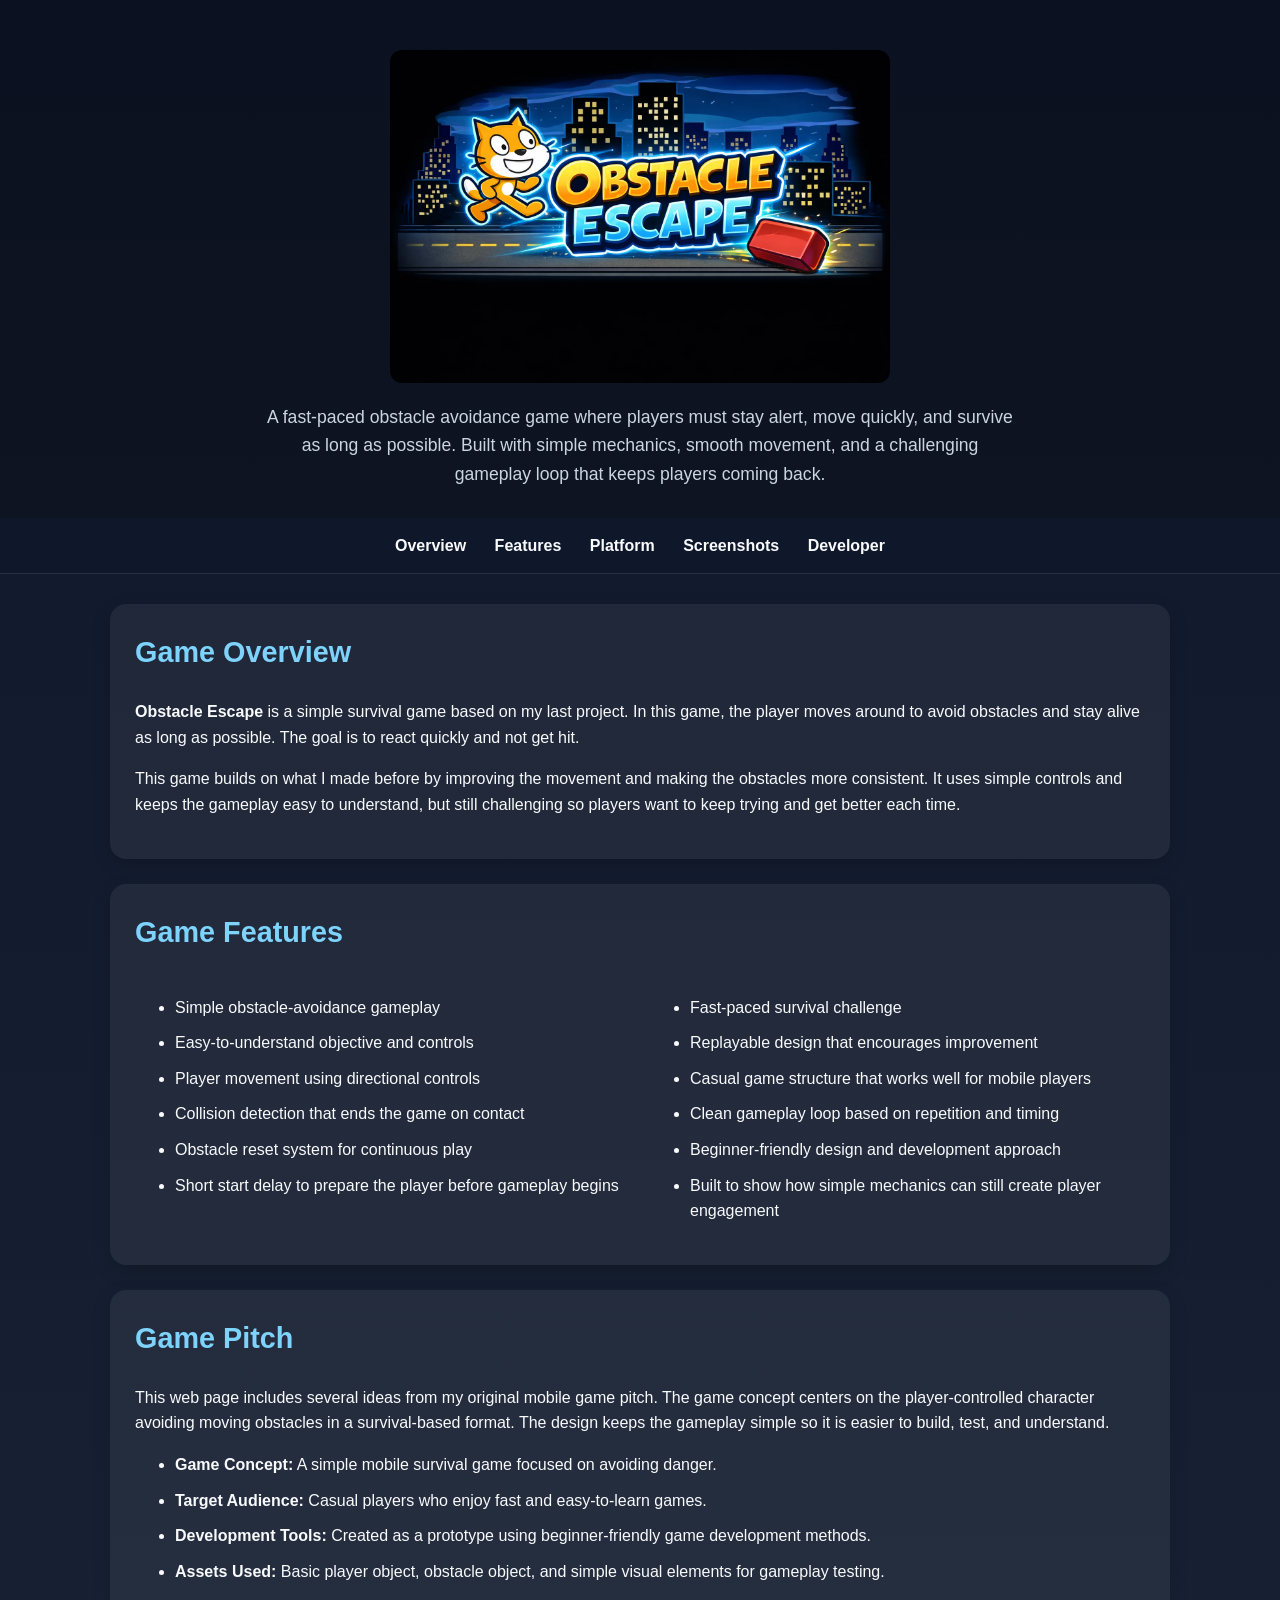
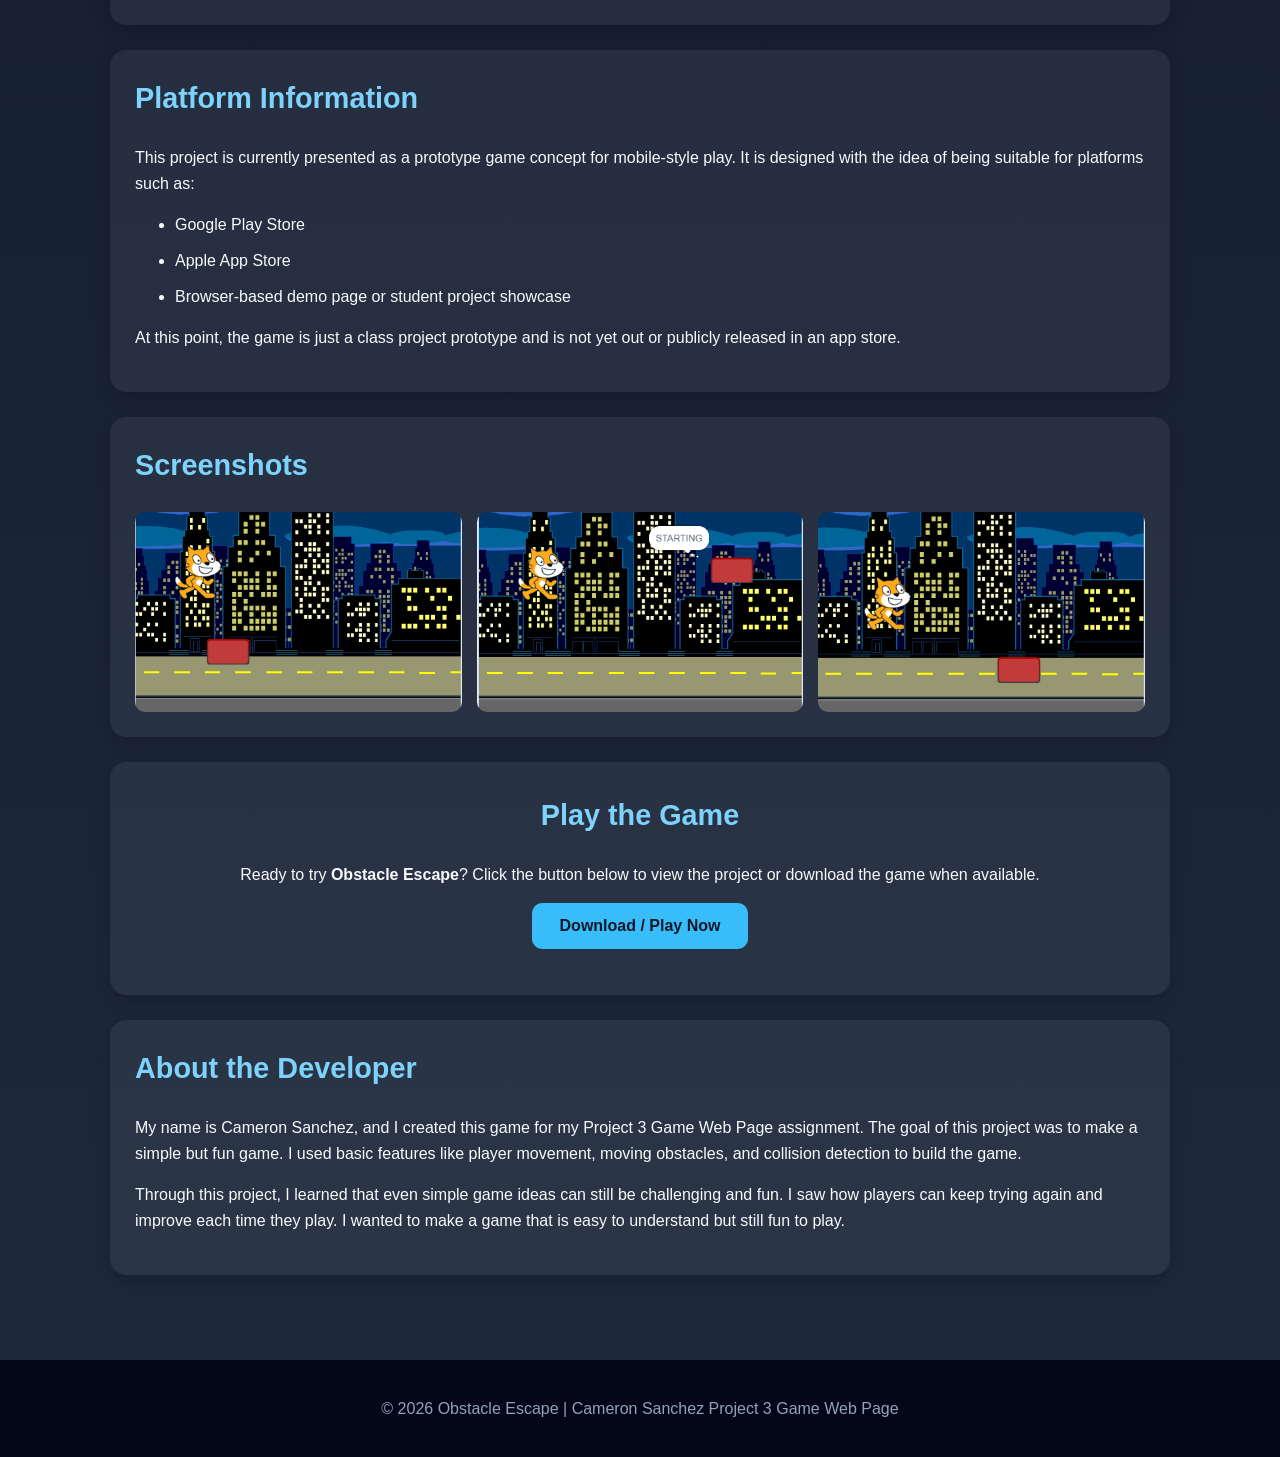
<file: cameron/index.html>
<!DOCTYPE html>
<html lang="en">
<head>
  <meta charset="UTF-8" />
  <meta name="viewport" content="width=device-width, initial-scale=1.0" />
  <title>Obstacle Escape | Game Web Page</title>
  <style>
    * {
      box-sizing: border-box;
    }

    body {
      margin: 0;
      font-family: Arial, sans-serif;
      background: linear-gradient(to bottom, #0f172a, #1e293b);
      color: #f8fafc;
      line-height: 1.6;
    }

    header {
      text-align: center;
      padding: 50px 20px 30px;
      background: rgba(0, 0, 0, 0.25);
    }

    .logo {
     max-width: 500px;
     margin: 0 auto 20px;
    }

    .logo img {
     width: 100%;
     height: auto;
     border-radius: 12px;
     display: block;
    }	

    header h1 {
      margin: 0;
      font-size: 2.8rem;
    }

    header p {
      max-width: 750px;
      margin: 15px auto 0;
      color: #cbd5e1;
      font-size: 1.1rem;
    }

    nav {
      background: #0f172a;
      text-align: center;
      padding: 15px 10px;
      position: sticky;
      top: 0;
      z-index: 1000;
      border-bottom: 1px solid rgba(255,255,255,0.1);
    }

    nav a {
      color: #f8fafc;
      text-decoration: none;
      margin: 0 12px;
      font-weight: bold;
    }

    nav a:hover {
      color: #38bdf8;
    }

    .container {
      max-width: 1100px;
      margin: 0 auto;
      padding: 30px 20px 60px;
    }

    section {
      background: rgba(255, 255, 255, 0.06);
      margin-bottom: 25px;
      padding: 25px;
      border-radius: 16px;
      box-shadow: 0 6px 18px rgba(0,0,0,0.2);
    }

    h2 {
      margin-top: 0;
      color: #7dd3fc;
      font-size: 1.8rem;
    }

    .two-column {
      display: grid;
      grid-template-columns: 1fr 1fr;
      gap: 20px;
    }

    .feature-list li,
    .info-list li {
      margin-bottom: 10px;
    }

    .gallery {
      display: grid;
      grid-template-columns: repeat(auto-fit, minmax(250px, 1fr));
      gap: 15px;
    }

    .gallery img {
      width: 100%;
	  height: 200px;
	  object-fit: cover;
	  border-radius: 10px;
	}  

    .gallery div {
      text-align: center;
    }

    .gallery p {
     font-size: 0.9rem;
     color: #cbd5e1;
     margin-top: 8px;
    }

    
    .cta-box {
      text-align: center;
      padding: 30px 20px;
    }

    .cta-button {
      background: #38bdf8;
      color: #0f172a;
      border: none;
      padding: 14px 28px;
      font-size: 1rem;
      font-weight: bold;
      border-radius: 10px;
      cursor: pointer;
      transition: 0.2s ease;
    }

    .cta-button:hover {
      background: #7dd3fc;
      transform: translateY(-2px);
    }

    footer {
      text-align: center;
      padding: 20px;
      background: #020617;
      color: #94a3b8;
    }

    @media (max-width: 768px) {
      .two-column {
        grid-template-columns: 1fr;
      }

      header h1 {
        font-size: 2.1rem;
      }

      nav a {
        display: inline-block;
        margin: 6px 8px;
      }
    }
  </style>
</head>
<body>

  <header>
    <div class="logo">
	<img src="Obstacle_Escape.png" alt="Obstacle Escape Logo">
	</div>
    <p>
      A fast-paced obstacle avoidance game where players must stay alert, move quickly,
      and survive as long as possible. Built with simple mechanics, smooth movement,
      and a challenging gameplay loop that keeps players coming back.
    </p>
  </header>

  <nav>
    <a href="#overview">Overview</a>
    <a href="#features">Features</a>
    <a href="#platform">Platform</a>
    <a href="#screenshots">Screenshots</a>
    <a href="#developer">Developer</a>
  </nav>

  <div class="container">

    <section id="overview">
      <h2>Game Overview</h2>
      <p>
        <strong>Obstacle Escape</strong> is a simple survival game based on my last project. 
		In this game, the player moves around to avoid obstacles and stay alive as long as possible. 
		The goal is to react quickly and not get hit.
      </p>
      <p>
        This game builds on what I made before by improving the movement and making the obstacles more consistent. 
		It uses simple controls and keeps the gameplay easy to understand, but still challenging so players want 
		to keep trying and get better each time.
      </p>
    </section>

    <section id="features">
      <h2>Game Features</h2>
      <div class="two-column">
        <div>
          <ul class="feature-list">
            <li>Simple obstacle-avoidance gameplay</li>
            <li>Easy-to-understand objective and controls</li>
            <li>Player movement using directional controls</li>
            <li>Collision detection that ends the game on contact</li>
            <li>Obstacle reset system for continuous play</li>
            <li>Short start delay to prepare the player before gameplay begins</li>
          </ul>
        </div>
        <div>
          <ul class="feature-list">
            <li>Fast-paced survival challenge</li>
            <li>Replayable design that encourages improvement</li>
            <li>Casual game structure that works well for mobile players</li>
            <li>Clean gameplay loop based on repetition and timing</li>
            <li>Beginner-friendly design and development approach</li>
            <li>Built to show how simple mechanics can still create player engagement</li>
          </ul>
        </div>
      </div>
    </section>

    <section>
      <h2>Game Pitch</h2>
      <p>
        This web page includes several ideas from my original mobile game pitch. The game concept
        centers on the player-controlled character avoiding moving obstacles in a survival-based format.
        The design keeps the gameplay simple so it is easier to build, test, and understand.
      </p>
      <ul class="info-list">
        <li><strong>Game Concept:</strong> A simple mobile survival game focused on avoiding danger.</li>
        <li><strong>Target Audience:</strong> Casual players who enjoy fast and easy-to-learn games.</li>
        <li><strong>Development Tools:</strong> Created as a prototype using beginner-friendly game development methods.</li>
        <li><strong>Assets Used:</strong> Basic player object, obstacle object, and simple visual elements for gameplay testing.</li>
      </ul>
    </section>

    <section id="platform">
      <h2>Platform Information</h2>
      <p>
        This project is currently presented as a prototype game concept for mobile-style play.
        It is designed with the idea of being suitable for platforms such as:
      </p>
      <ul class="info-list">
        <li>Google Play Store</li>
        <li>Apple App Store</li>
        <li>Browser-based demo page or student project showcase</li>
      </ul>
      <p>
        At this point, the game is just a class project prototype and is not yet out or publicly released
        in an app store.
      </p>
    </section>

    <section id="screenshots">
      <h2>Screenshots</h2>
      

      <div class="gallery">
        <img src="Screenshot_1.png" alt="Gameplay Start Screen">
        <img src="Screenshot_2.png" alt="Player Avoiding Obstacle">
        <img src="Screenshot_3.png" alt="Game Over Screen">
      </div>
     
    </section>

    <section class="cta-box">
      <h2>Play the Game</h2>
      <p>
        Ready to try <strong>Obstacle Escape</strong>? Click the button below to view the project
        or download the game when available.
      </p>
      <button class="cta-button" onclick="showMessage()">Download / Play Now</button>
      <p id="cta-message" style="margin-top:15px; color:#cbd5e1;"></p>
    </section>

    <section id="developer">
      <h2>About the Developer</h2>
      <p>
        My name is Cameron Sanchez, and I created this game for my Project 3 Game Web Page assignment. 
		The goal of this project was to make a simple but fun game. I used basic features like player 
		movement, moving obstacles, and collision detection to build the game.
      </p>
      <p>
        Through this project, I learned that even simple game ideas can still be 
		challenging and fun. I saw how players can keep trying again and improve 
		each time they play. I wanted to make a game that is easy to understand but 
		still fun to play.
      </p>
    </section>

  </div>

  <footer>
    <p>© 2026 Obstacle Escape | Cameron Sanchez Project 3 Game Web Page</p>
  </footer>

  <script>
    function showMessage() {
      document.getElementById("cta-message").textContent =
        "This is just a class project and is currently only a prototype. A public download link could be coming soon.";
    }
  </script>

</body>
</html>
</file>
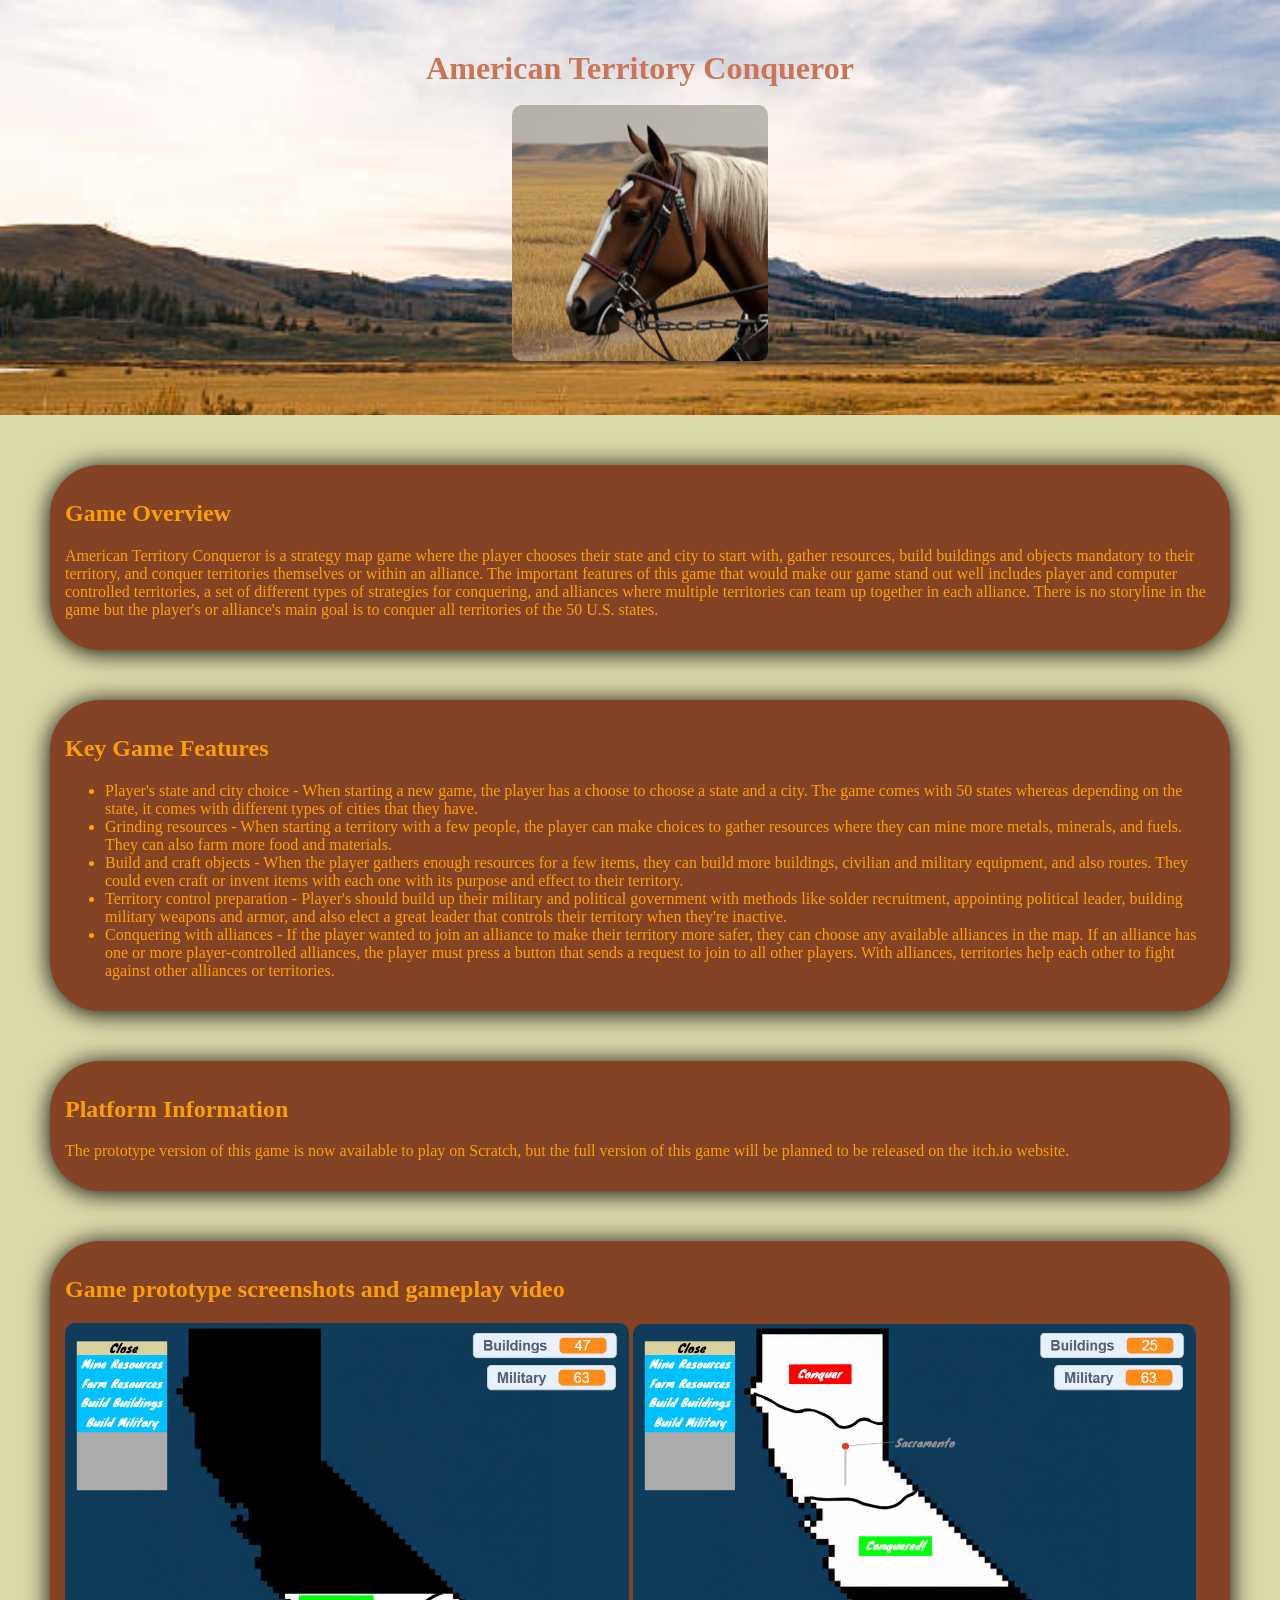
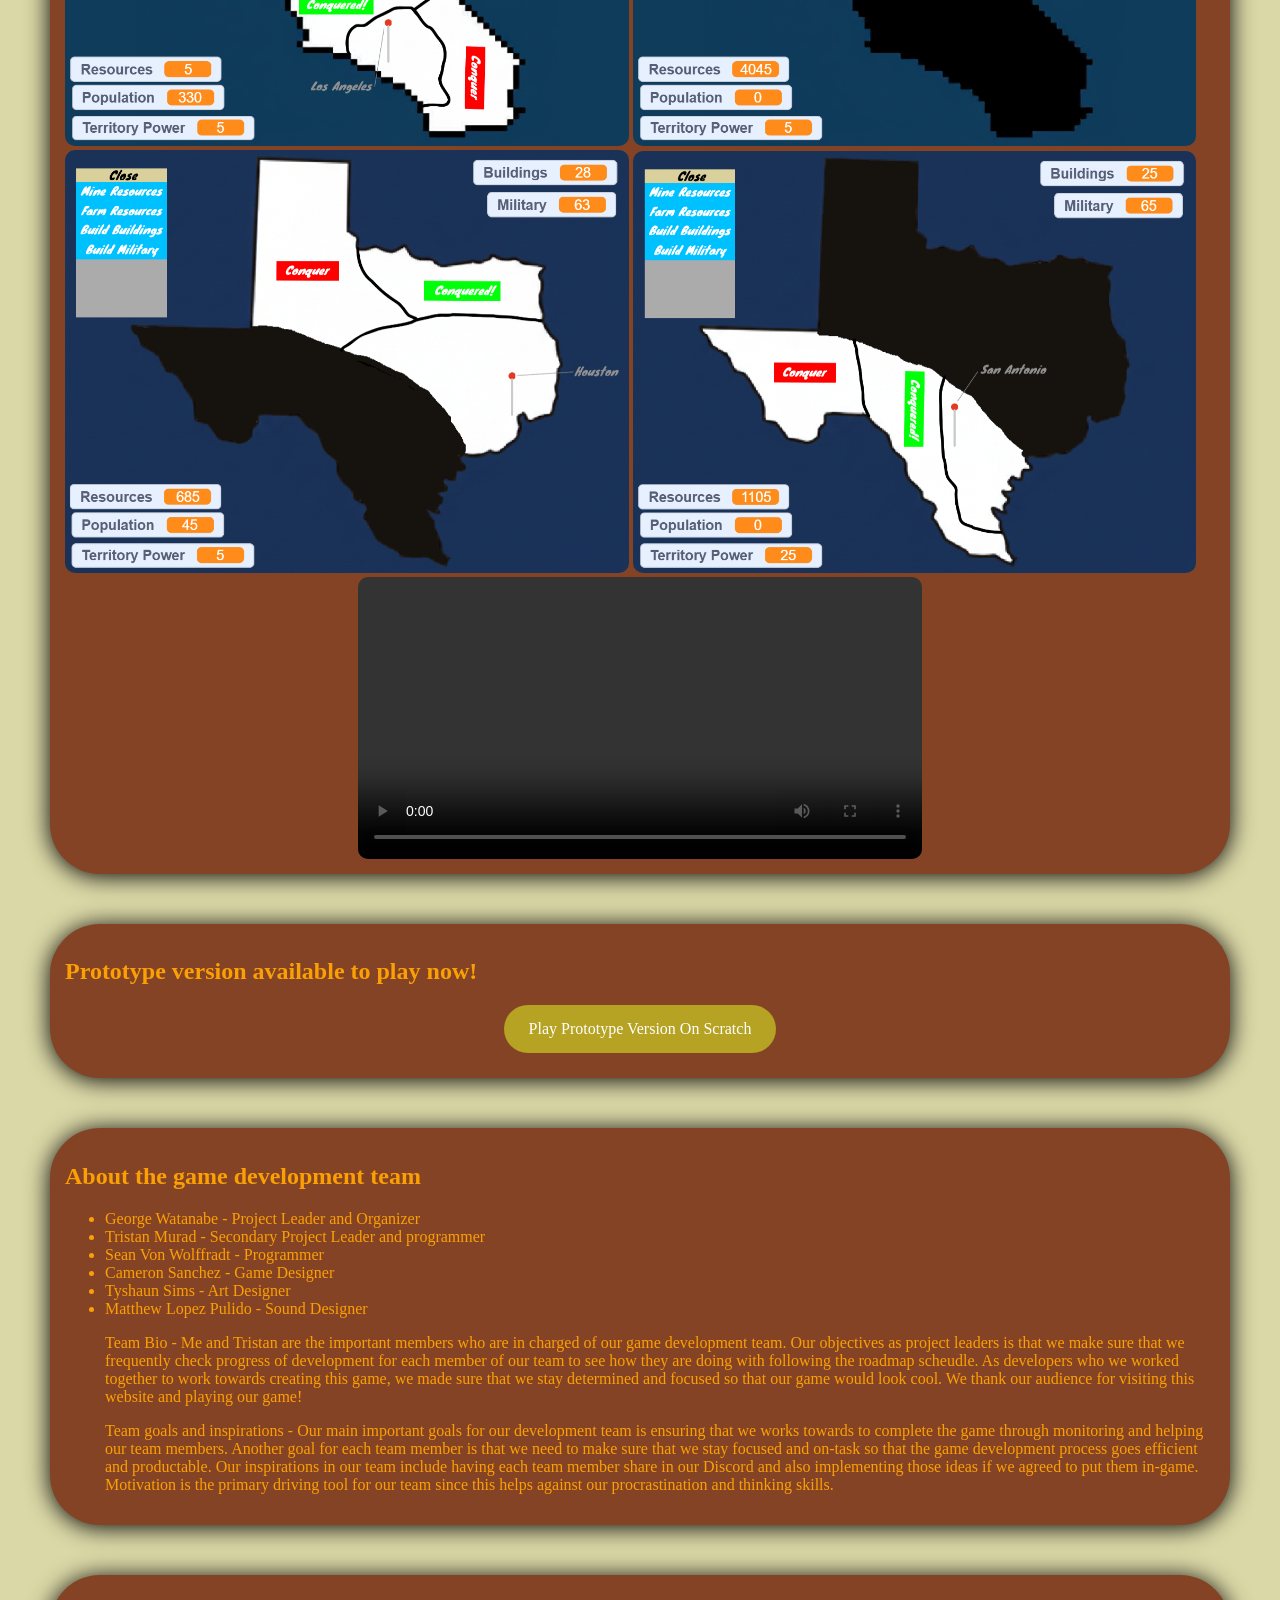
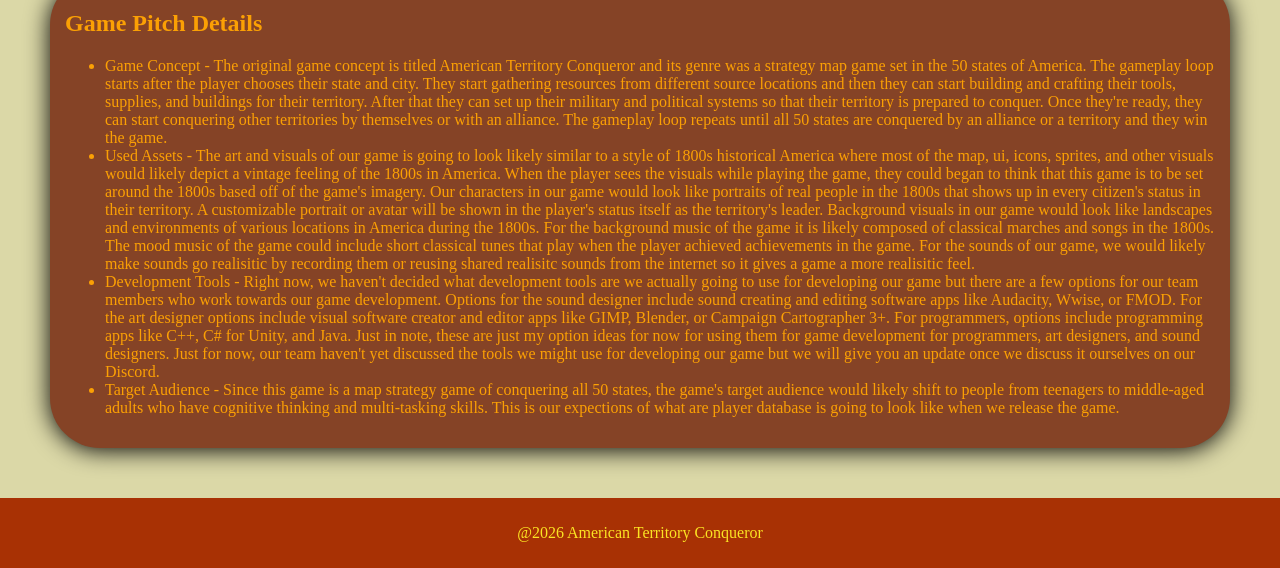
<file: george's folder/index.html>
<!DOCTYPE html>
<html lang="en">
<head>
    <meta charset="UTF-8">
    <meta name="viewport" content="width=device-width, initial-scale=1.0">
    <title>American Territory Conquerer</title>
    <link rel="stylesheet" href="styles.css">
</head>
<body>
    <header>
        <h1>American Territory Conqueror</h1>
        <br>
        <img src="horse_logo.png" alt="Horse Logo">
    </header>
    <section>
        <h2>Game Overview</h2>
        <p>
          American Territory Conqueror is a strategy map game where the 
          player chooses their state and city to start with, gather 
          resources, build buildings and objects mandatory to their 
          territory, and conquer territories themselves or within an 
          alliance. The important features of this game that would make 
          our game stand out well includes player and computer controlled
          territories, a set of different types of strategies for 
          conquering, and alliances where multiple territories can team
          up together in each alliance. There is no storyline in the game
          but the player's or alliance's main goal is to conquer all
          territories of the 50 U.S. states.
        </p>
    </section>
    <section>
        <h2>Key Game Features</h2>
        <ul>
            <li>
              Player's state and city choice - When starting a new game,
              the player has a choose to choose a state and a city. The 
              game comes with 50 states whereas depending on the state, 
              it comes with different types of cities that they have.
            </li>
            <li>
              Grinding resources - When starting a territory with a
              few people, the player can make choices to gather
              resources where they can mine more metals, minerals,
              and fuels. They can also farm more food and materials.
            </li>
            <li>
              Build and craft objects - When the player gathers enough
              resources for a few items, they can build more buildings, 
              civilian and military equipment, and also routes. They could 
              even craft or invent items with each one with its purpose and 
              effect to their territory.
            </li>
            <li>
              Territory control preparation - Player's should build up
              their military and political government with methods like
              solder recruitment, appointing political leader, building
              military weapons and armor, and also elect a great leader 
              that controls their territory when they're inactive.
            </li>
            <li>
              Conquering with alliances - If the player wanted to join an
              alliance to make their territory more safer, they can choose 
              any available alliances in the map. If an alliance has one or 
              more player-controlled alliances, the player must press a
              button that sends a request to join to all other players. 
              With alliances, territories help each other to fight against 
              other alliances or territories.
            </li>
        </ul>
    </section>
    <section>
        <h2>Platform Information</h2>
        <p>
          The prototype version of this game is now available to play
          on Scratch, but the full version of this game will be planned
          to be released on the itch.io website.
        </p>
    </section>
    <section>
        <h2>Game prototype screenshots and gameplay video</h2>
        <img src="socal_map.png" alt="SoCal Map">
        <img src="norcal_map.png" alt="NorCal Map">
        <img src="north_texas_map.png" alt="North Texas Map">
        <img src="south_texas_map.png" alt="South Texas Map">
        <video controls>
            <source src="norcal_map_gameplay.mp4" type="video/mp4">
        </video>
    </section>
    <section>
        <h2>Prototype version available to play now!</h2>
        <a href="https://scratch.mit.edu/projects/1305950537/" target="_blank">Play Prototype Version On Scratch</a>
    </section>
    <section>
        <h2>About the game development team</h2>
        <ul>
            <li>George Watanabe - Project Leader and Organizer</li>
            <li>Tristan Murad - Secondary Project Leader and programmer</li>
            <li>Sean Von Wolffradt - Programmer</li>
            <li>Cameron Sanchez - Game Designer</li>
            <li>Tyshaun Sims - Art Designer</li>
            <li>Matthew Lopez Pulido - Sound Designer</li>
            <p>
              Team Bio - Me and Tristan are the important members who
              are in charged of our game development team. Our objectives 
              as project leaders is that we make sure that we frequently 
              check progress of development for each member of our team to 
              see how they are doing with following the roadmap scheudle. 
              As developers who we worked together to work towards creating 
              this game, we made sure that we stay determined and focused so 
              that our game would look cool. We thank our audience for 
              visiting this website and playing our game!
            </p>
            <p>
              Team goals and inspirations - Our main important goals for our 
              development team is ensuring that we works towards to complete the 
              game through monitoring and helping our team members. Another goal 
              for each team member is that we need to make sure that we stay focused 
              and on-task so that the game development process goes efficient and 
              productable. Our inspirations in our team include having each team 
              member share in our Discord and also implementing those ideas if we 
              agreed to put them in-game. Motivation is the primary driving tool 
              for our team since this helps against our procrastination and thinking 
              skills.
            </p>
        </ul>
    </section>
    <section>
        <h2>Game Pitch Details</h2>
        <ul>
            <li>
              Game Concept - The original game concept is titled American Territory 
              Conqueror and its genre was a strategy map game set in the 50 states 
              of America. The gameplay loop starts after the player chooses their 
              state and city. They start gathering resources from different source 
              locations and then they can start building and crafting their tools, 
              supplies, and buildings for their territory. After that they can set 
              up their military and political systems so that their territory is 
              prepared to conquer. Once they're ready, they can start conquering 
              other territories by themselves or with an alliance. The gameplay 
              loop repeats until all 50 states are conquered by an alliance or a 
              territory and they win the game.
            </li>
            <li>
              Used Assets - The art and visuals of our game is going to look
              likely similar to a style of 1800s historical America where most
              of the map, ui, icons, sprites, and other visuals would likely
              depict a vintage feeling of the 1800s in America. When the player
              sees the visuals while playing the game, they could began to think 
              that this game is to be set around the 1800s based off of the game's 
              imagery. Our characters in our game would look like portraits of real 
              people in the 1800s that shows up in every citizen's status in their
              territory. A customizable portrait or avatar will be shown in the 
              player's status itself as the territory's leader. Background visuals 
              in our game would look like landscapes and environments of various 
              locations in America during the 1800s.
              For the background music of the game it is likely composed of 
              classical marches and songs in the 1800s. The mood music of the game 
              could include short classical tunes that play when the player achieved 
              achievements in the game. For the sounds of our game, we would likely make
              sounds go realisitic by recording them or reusing shared realisitc sounds 
              from the internet so it gives a game a more realisitic feel.</li>
            <li>
              Development Tools -  Right now, we haven't decided what development tools
              are we actually going to use for developing our game but there are a few
              options for our team members who work towards our game development. 
              Options for the sound designer include sound creating and editing software apps
              like Audacity, Wwise, or FMOD. For the art designer options include visual 
              software creator and editor apps like GIMP, Blender, or Campaign Cartographer 3+.
              For programmers, options include programming apps like C++, C# for Unity, and Java.
              Just in note, these are just my option ideas for now for using them for game development
              for programmers, art designers, and sound designers. Just for now, our team haven't yet 
              discussed the tools we might use for developing our game but we will give you an update
              once we discuss it ourselves on our Discord.
            </li>
            <li>
              Target Audience - Since this game is a map strategy game of conquering
              all 50 states, the game's target audience would likely shift to people
              from teenagers to middle-aged adults who have cognitive thinking and 
              multi-tasking skills. This is our expections of what are player 
              database is going to look like when we release the game.
            </li>
        </ul>
    </section>
    <footer>
        <p>@2026 American Territory Conqueror</p>
    </footer>
</body>
</html>
</file>
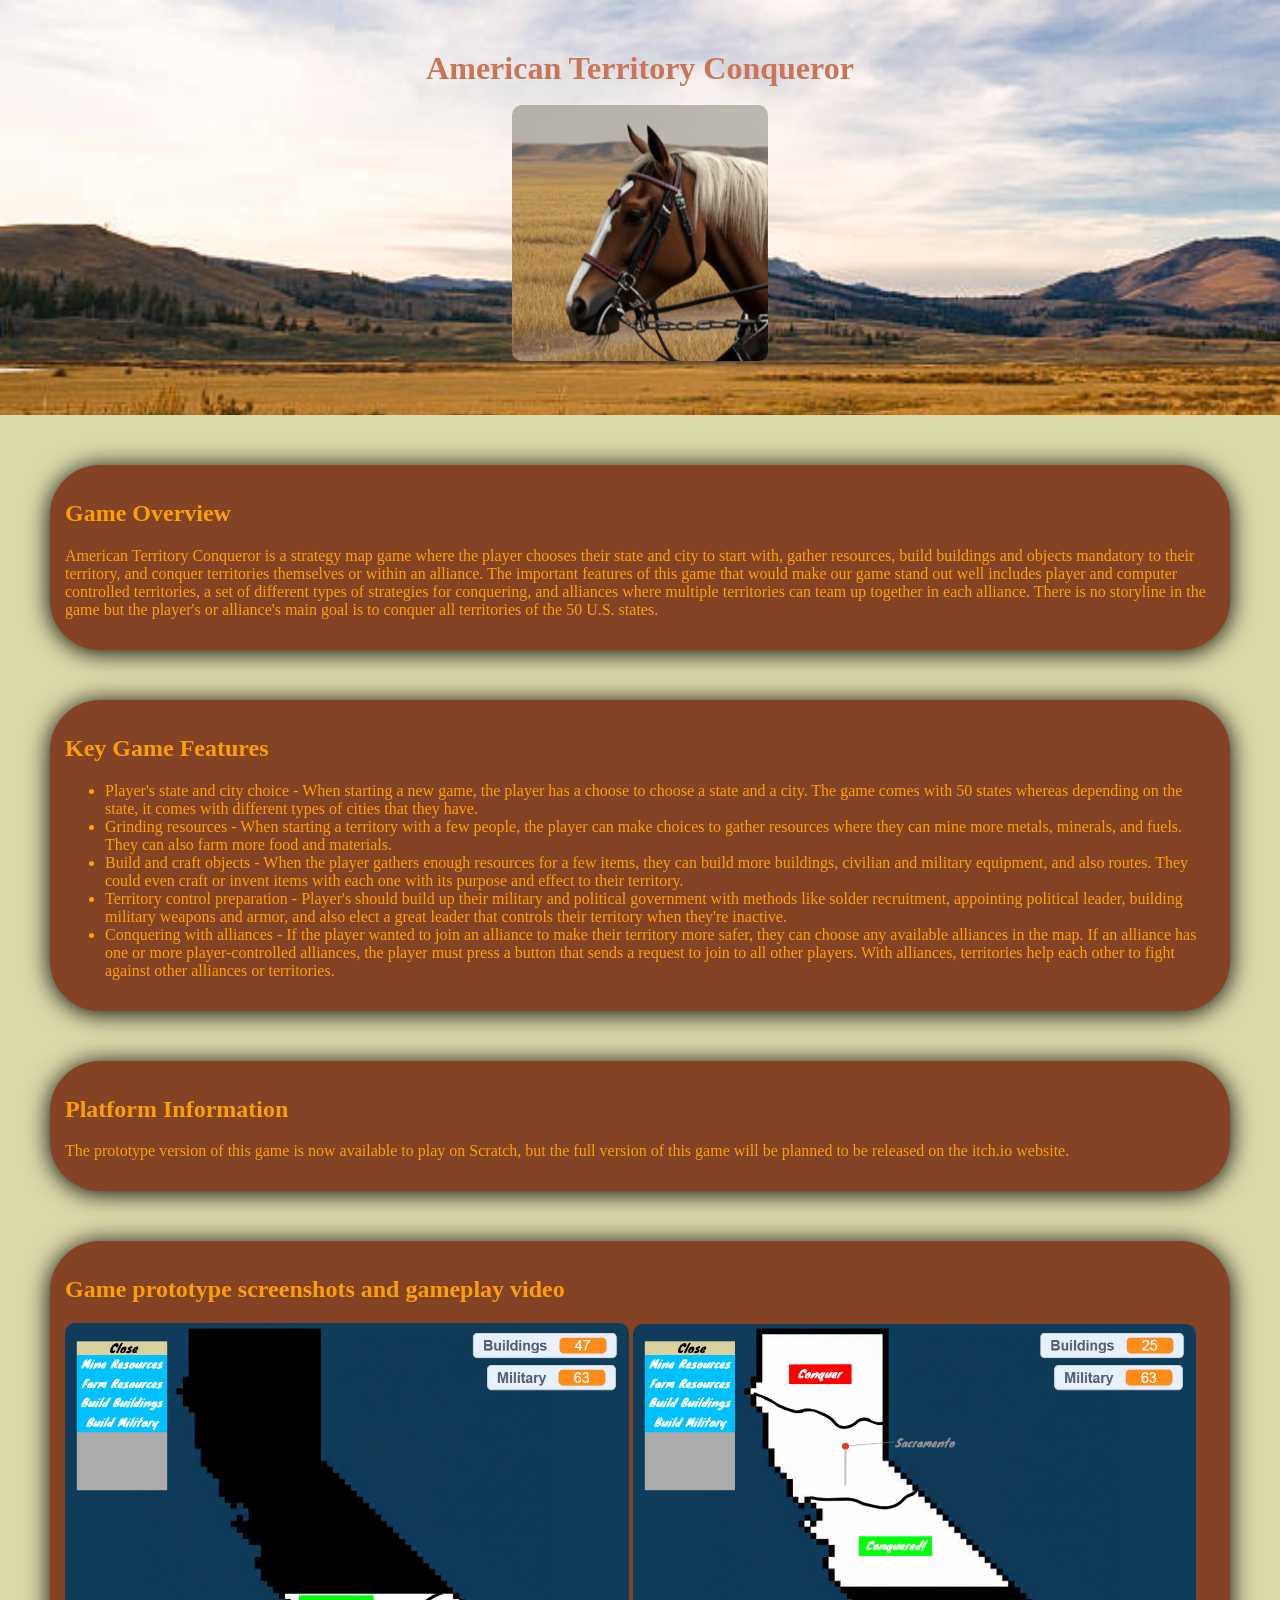
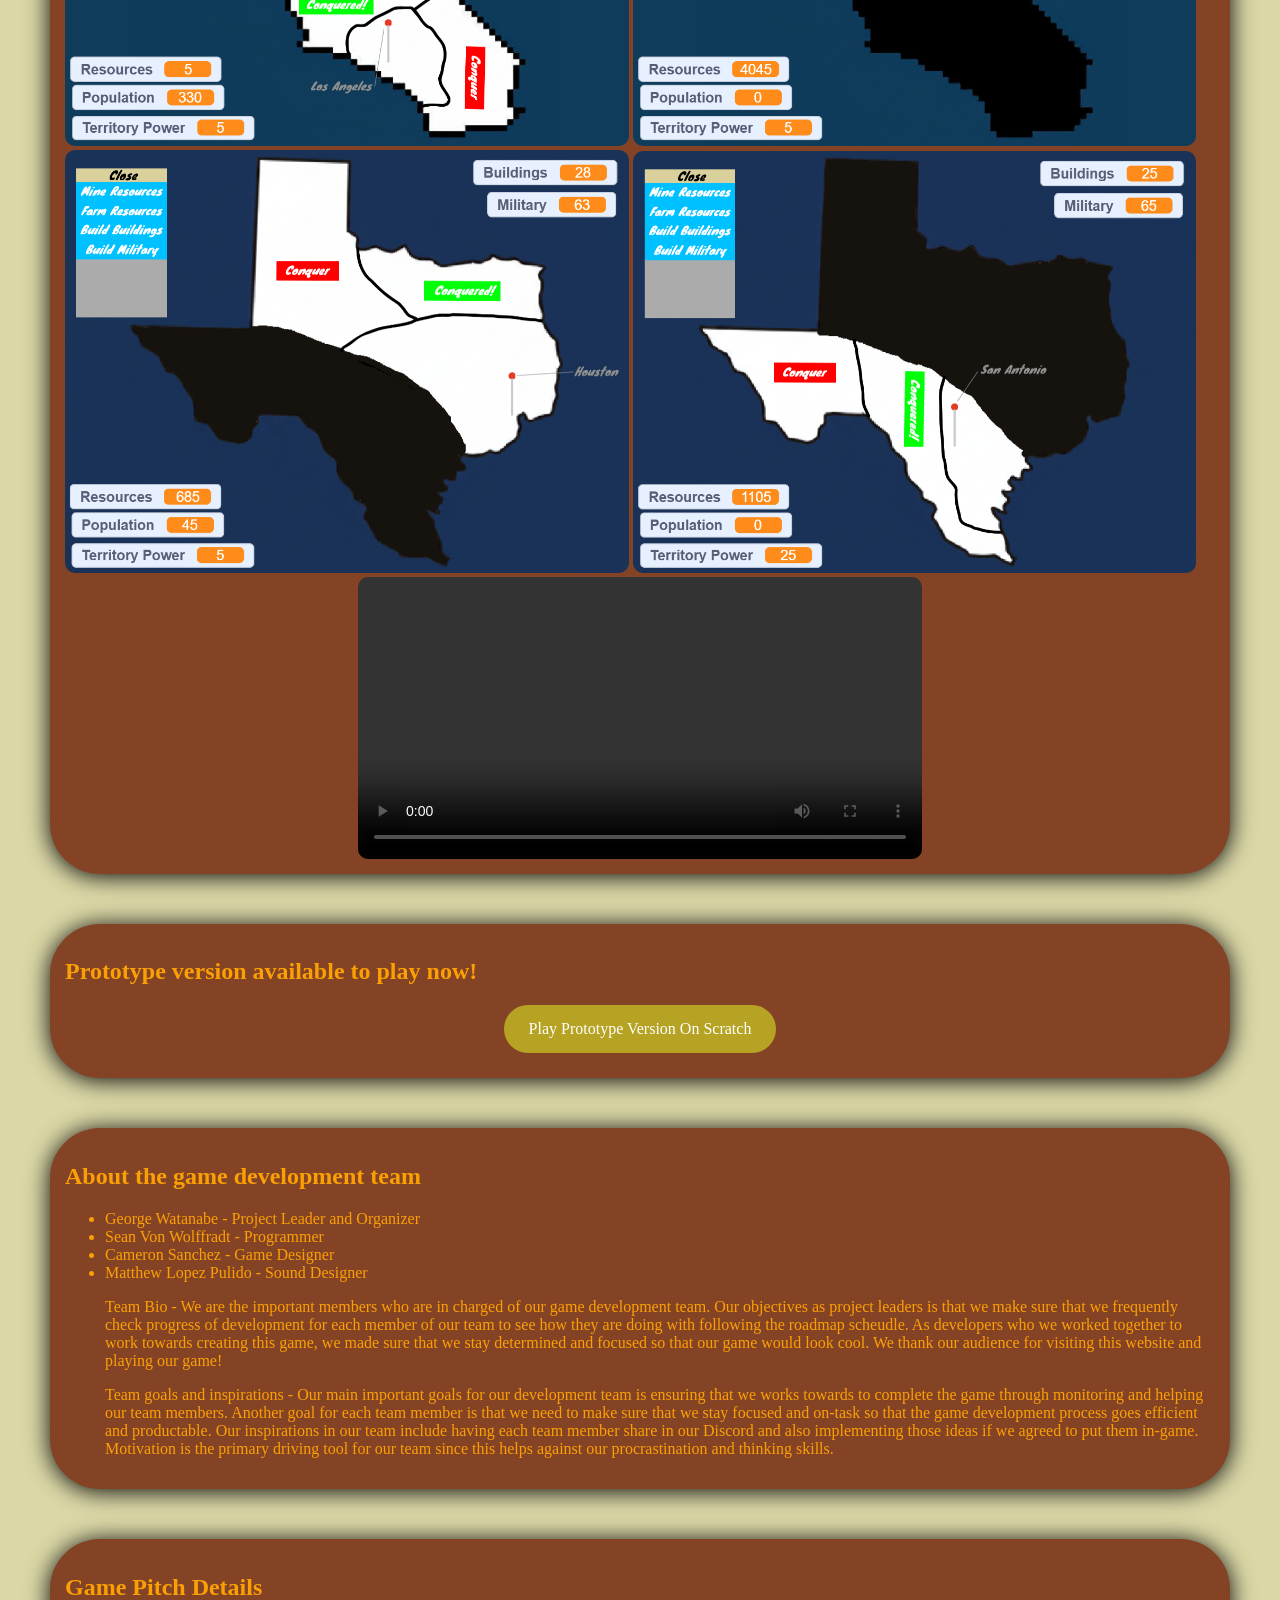
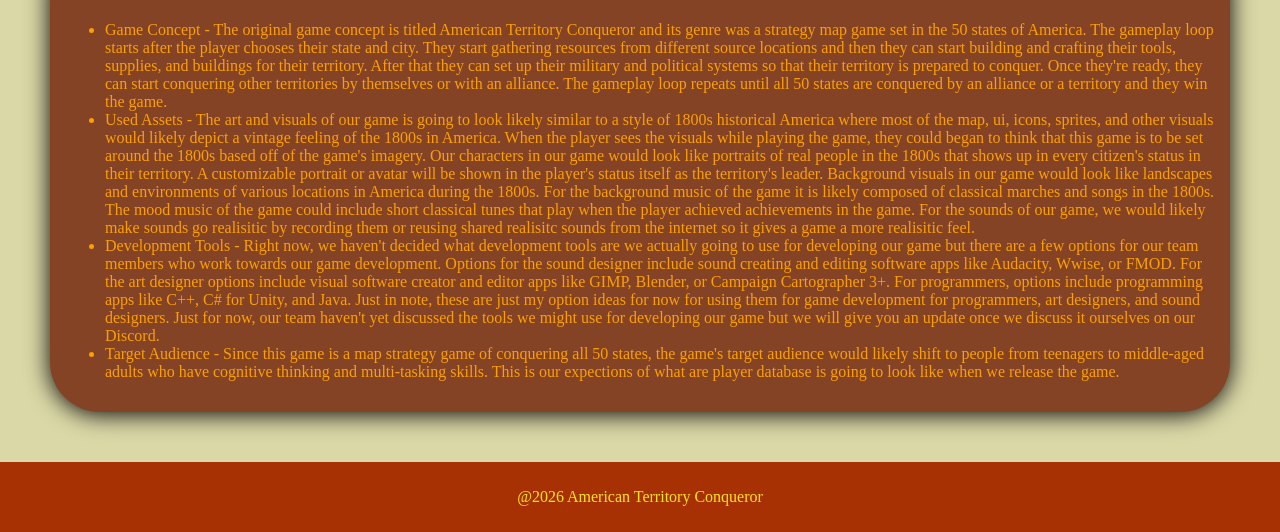
<file: george's_folder/index.html>
<!DOCTYPE html>
<html lang="en">
<head>
    <meta charset="UTF-8">
    <meta name="viewport" content="width=device-width, initial-scale=1.0">
    <title>American Territory Conquerer</title>
    <link rel="stylesheet" href="styles.css">
</head>
<body>
    <header>
        <h1>American Territory Conqueror</h1>
        <br>
        <img src="horse_logo.png" alt="Horse Logo">
    </header>
    <section>
        <h2>Game Overview</h2>
        <p>
          American Territory Conqueror is a strategy map game where the 
          player chooses their state and city to start with, gather 
          resources, build buildings and objects mandatory to their 
          territory, and conquer territories themselves or within an 
          alliance. The important features of this game that would make 
          our game stand out well includes player and computer controlled
          territories, a set of different types of strategies for 
          conquering, and alliances where multiple territories can team
          up together in each alliance. There is no storyline in the game
          but the player's or alliance's main goal is to conquer all
          territories of the 50 U.S. states.
        </p>
    </section>
    <section>
        <h2>Key Game Features</h2>
        <ul>
            <li>
              Player's state and city choice - When starting a new game,
              the player has a choose to choose a state and a city. The 
              game comes with 50 states whereas depending on the state, 
              it comes with different types of cities that they have.
            </li>
            <li>
              Grinding resources - When starting a territory with a
              few people, the player can make choices to gather
              resources where they can mine more metals, minerals,
              and fuels. They can also farm more food and materials.
            </li>
            <li>
              Build and craft objects - When the player gathers enough
              resources for a few items, they can build more buildings, 
              civilian and military equipment, and also routes. They could 
              even craft or invent items with each one with its purpose and 
              effect to their territory.
            </li>
            <li>
              Territory control preparation - Player's should build up
              their military and political government with methods like
              solder recruitment, appointing political leader, building
              military weapons and armor, and also elect a great leader 
              that controls their territory when they're inactive.
            </li>
            <li>
              Conquering with alliances - If the player wanted to join an
              alliance to make their territory more safer, they can choose 
              any available alliances in the map. If an alliance has one or 
              more player-controlled alliances, the player must press a
              button that sends a request to join to all other players. 
              With alliances, territories help each other to fight against 
              other alliances or territories.
            </li>
        </ul>
    </section>
    <section>
        <h2>Platform Information</h2>
        <p>
          The prototype version of this game is now available to play
          on Scratch, but the full version of this game will be planned
          to be released on the itch.io website.
        </p>
    </section>
    <section>
        <h2>Game prototype screenshots and gameplay video</h2>
        <img src="socal_map.png" alt="SoCal Map">
        <img src="norcal_map.png" alt="NorCal Map">
        <img src="north_texas_map.png" alt="North Texas Map">
        <img src="south_texas_map.png" alt="South Texas Map">
        <video controls>
            <source src="norcal_map_gameplay.mp4" type="video/mp4">
        </video>
    </section>
    <section>
        <h2>Prototype version available to play now!</h2>
        <a href="https://scratch.mit.edu/projects/1305950537/" target="_blank">Play Prototype Version On Scratch</a>
    </section>
    <section>
        <h2>About the game development team</h2>
        <ul>
            <li>George Watanabe - Project Leader and Organizer</li>
            <li>Sean Von Wolffradt - Programmer</li>
            <li>Cameron Sanchez - Game Designer</li>
            <li>Matthew Lopez Pulido - Sound Designer</li>
            <p>
              Team Bio - We are the important members who
              are in charged of our game development team. Our objectives 
              as project leaders is that we make sure that we frequently 
              check progress of development for each member of our team to 
              see how they are doing with following the roadmap scheudle. 
              As developers who we worked together to work towards creating 
              this game, we made sure that we stay determined and focused so 
              that our game would look cool. We thank our audience for 
              visiting this website and playing our game!
            </p>
            <p>
              Team goals and inspirations - Our main important goals for our 
              development team is ensuring that we works towards to complete the 
              game through monitoring and helping our team members. Another goal 
              for each team member is that we need to make sure that we stay focused 
              and on-task so that the game development process goes efficient and 
              productable. Our inspirations in our team include having each team 
              member share in our Discord and also implementing those ideas if we 
              agreed to put them in-game. Motivation is the primary driving tool 
              for our team since this helps against our procrastination and thinking 
              skills.
            </p>
        </ul>
    </section>
    <section>
        <h2>Game Pitch Details</h2>
        <ul>
            <li>
              Game Concept - The original game concept is titled American Territory 
              Conqueror and its genre was a strategy map game set in the 50 states 
              of America. The gameplay loop starts after the player chooses their 
              state and city. They start gathering resources from different source 
              locations and then they can start building and crafting their tools, 
              supplies, and buildings for their territory. After that they can set 
              up their military and political systems so that their territory is 
              prepared to conquer. Once they're ready, they can start conquering 
              other territories by themselves or with an alliance. The gameplay 
              loop repeats until all 50 states are conquered by an alliance or a 
              territory and they win the game.
            </li>
            <li>
              Used Assets - The art and visuals of our game is going to look
              likely similar to a style of 1800s historical America where most
              of the map, ui, icons, sprites, and other visuals would likely
              depict a vintage feeling of the 1800s in America. When the player
              sees the visuals while playing the game, they could began to think 
              that this game is to be set around the 1800s based off of the game's 
              imagery. Our characters in our game would look like portraits of real 
              people in the 1800s that shows up in every citizen's status in their
              territory. A customizable portrait or avatar will be shown in the 
              player's status itself as the territory's leader. Background visuals 
              in our game would look like landscapes and environments of various 
              locations in America during the 1800s.
              For the background music of the game it is likely composed of 
              classical marches and songs in the 1800s. The mood music of the game 
              could include short classical tunes that play when the player achieved 
              achievements in the game. For the sounds of our game, we would likely make
              sounds go realisitic by recording them or reusing shared realisitc sounds 
              from the internet so it gives a game a more realisitic feel.</li>
            <li>
              Development Tools -  Right now, we haven't decided what development tools
              are we actually going to use for developing our game but there are a few
              options for our team members who work towards our game development. 
              Options for the sound designer include sound creating and editing software apps
              like Audacity, Wwise, or FMOD. For the art designer options include visual 
              software creator and editor apps like GIMP, Blender, or Campaign Cartographer 3+.
              For programmers, options include programming apps like C++, C# for Unity, and Java.
              Just in note, these are just my option ideas for now for using them for game development
              for programmers, art designers, and sound designers. Just for now, our team haven't yet 
              discussed the tools we might use for developing our game but we will give you an update
              once we discuss it ourselves on our Discord.
            </li>
            <li>
              Target Audience - Since this game is a map strategy game of conquering
              all 50 states, the game's target audience would likely shift to people
              from teenagers to middle-aged adults who have cognitive thinking and 
              multi-tasking skills. This is our expections of what are player 
              database is going to look like when we release the game.
            </li>
        </ul>
    </section>
    <footer>
        <p>@2026 American Territory Conqueror</p>
    </footer>
</body>
</html>
</file>
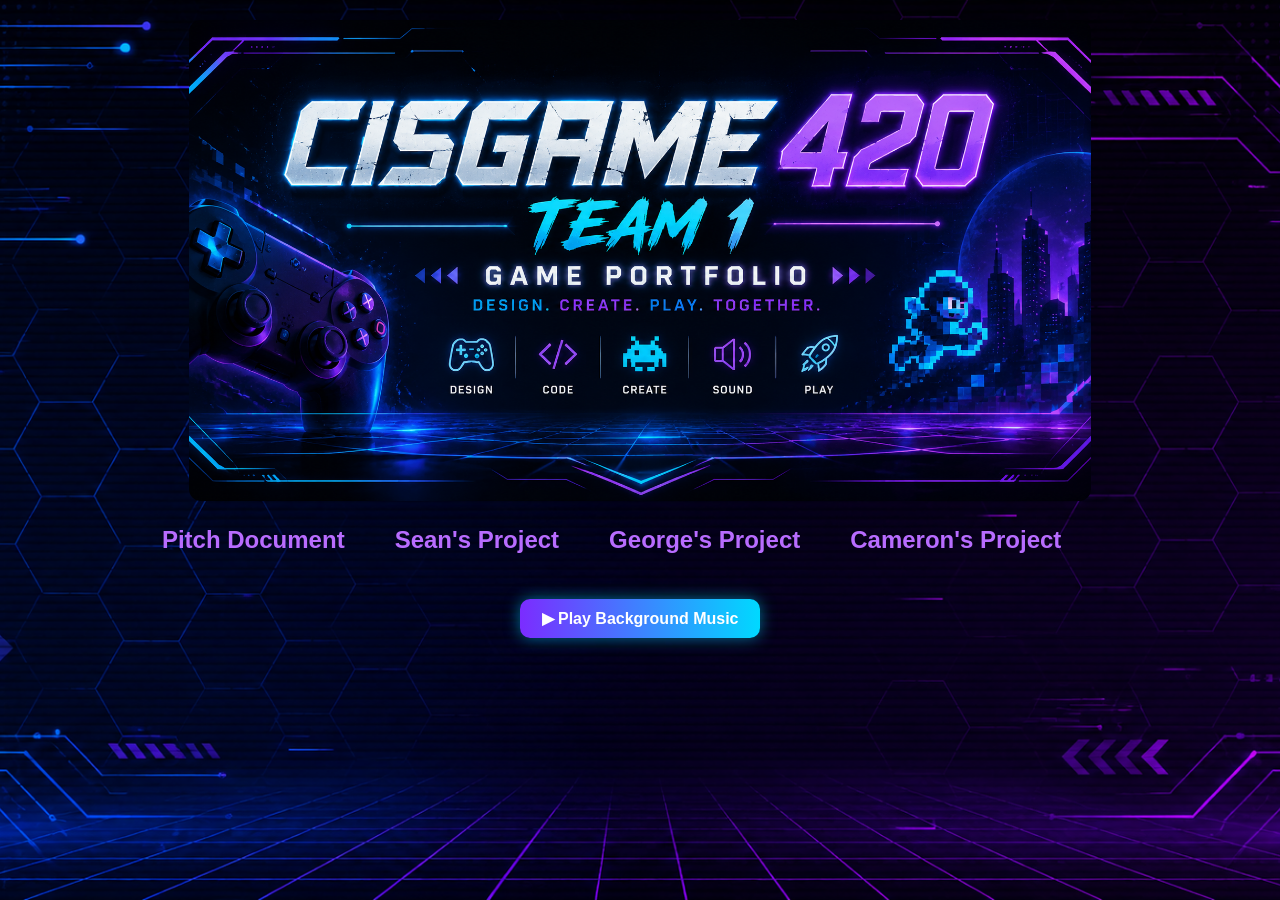
<file: main_page/index.html>
﻿<!DOCTYPE html>
<html lang="en">
<head>
    <meta charset="UTF-8" />
    <meta http-equiv="X-UA-Compatible" content="IE=edge" />
    <meta name="viewport" content="width=device-width, initial-scale=1.0" />
    <title>CISGAME-420 Final Group Project</title>
    <link rel="shortcut icon" href="images/team-favicon.png" />
    <style>
        canvas {
            box-shadow: black 20px 10px 50px;
        }

        h1 {
            margin: 0px;
            margin-bottom: 10px;
            font-size: 2.9em;
            font-family: "Helvetica";
        }

        body {
            display: flex;
            align-items: center;
            justify-content: flex-start;
            flex-direction: column;
            text-align: center;
            padding: 0px;
            margin: 0px;
            min-height: 100vh;
            background-image: url("images/background-pattern.png");
            background-size: cover;
            background-position: center;
            background-attachment: fixed;
            color: white;
            font-family: Helvetica, Arial, sans-serif;
        }

        

.banner {
    width: 950px;
    max-width: 95%;
    height: auto;
    display: block;
    margin: 20px auto 10px auto;
    border-radius: 12px;
}

nav {
    margin-top: 15px;
    margin-bottom: 20px;
    font-size: 1.5em;
    font-weight: bold;
}

nav a {
    color: #b86cff;
    text-decoration: none;
    margin: 0 15px;
    transition: 0.3s;
}

#music-btn {
    margin-top: 25px;
    padding: 10px 22px;
    font-size: 1em;
    font-weight: bold;
    background: linear-gradient(90deg, #7b2cff, #00d9ff);
    border: none;
    border-radius: 10px;
    color: white;
    cursor: pointer;
    box-shadow: 0 0 15px rgba(0,217,255,0.5);
    transition: 0.3s;
}

#music-btn:hover {
    transform: scale(1.05);
    box-shadow: 0 0 20px rgba(0,217,255,0.8);
}
        
nav a:hover {
    color: #00d9ff;
    text-shadow: 0 0 10px #00d9ff;
}
        
    </style>
</head>
<body>
    <header>
    <img src="images/banner-main.png" alt="CISGAME 420 Team 1 Game Portfolio" class="banner">
</header>
    
    <nav>
        <a href="pitch.html">Pitch Document</a> &nbsp;
        <a href="../sean's_folder/sv_cisgame_sean_page.html">Sean's Project</a> &nbsp; 
        <a href="../george's_folder/index.html">George's Project</a> &nbsp;
        <a href="../cameron/cameron_main.html">Cameron's Project</a> &nbsp; 
        <a href="../"></a> &nbsp;
    </nav>
    <audio id="bg-audio" loop>
        <source src="cisgame420_loop.mp3" type="audio/mpeg">
    </audio>
    
    <button id="music-btn">▶ Play Background Music</button>

<script>
const audio = document.getElementById('bg-audio');
const musicButton = document.getElementById('music-btn');

musicButton.addEventListener('click', () => {
    if (audio.paused) {
        audio.play();
        musicButton.textContent = '♫ Pause Music';
    } else {
        audio.pause();
        musicButton.textContent = '▶ Play Background Music';
    }
});
</script>

    
    <!--
    <h1>Space Invaders</h1>
    <canvas id="game"></canvas>
    <script type="module" src="index.js"></script>
    -->
</body>
</html>
</file>
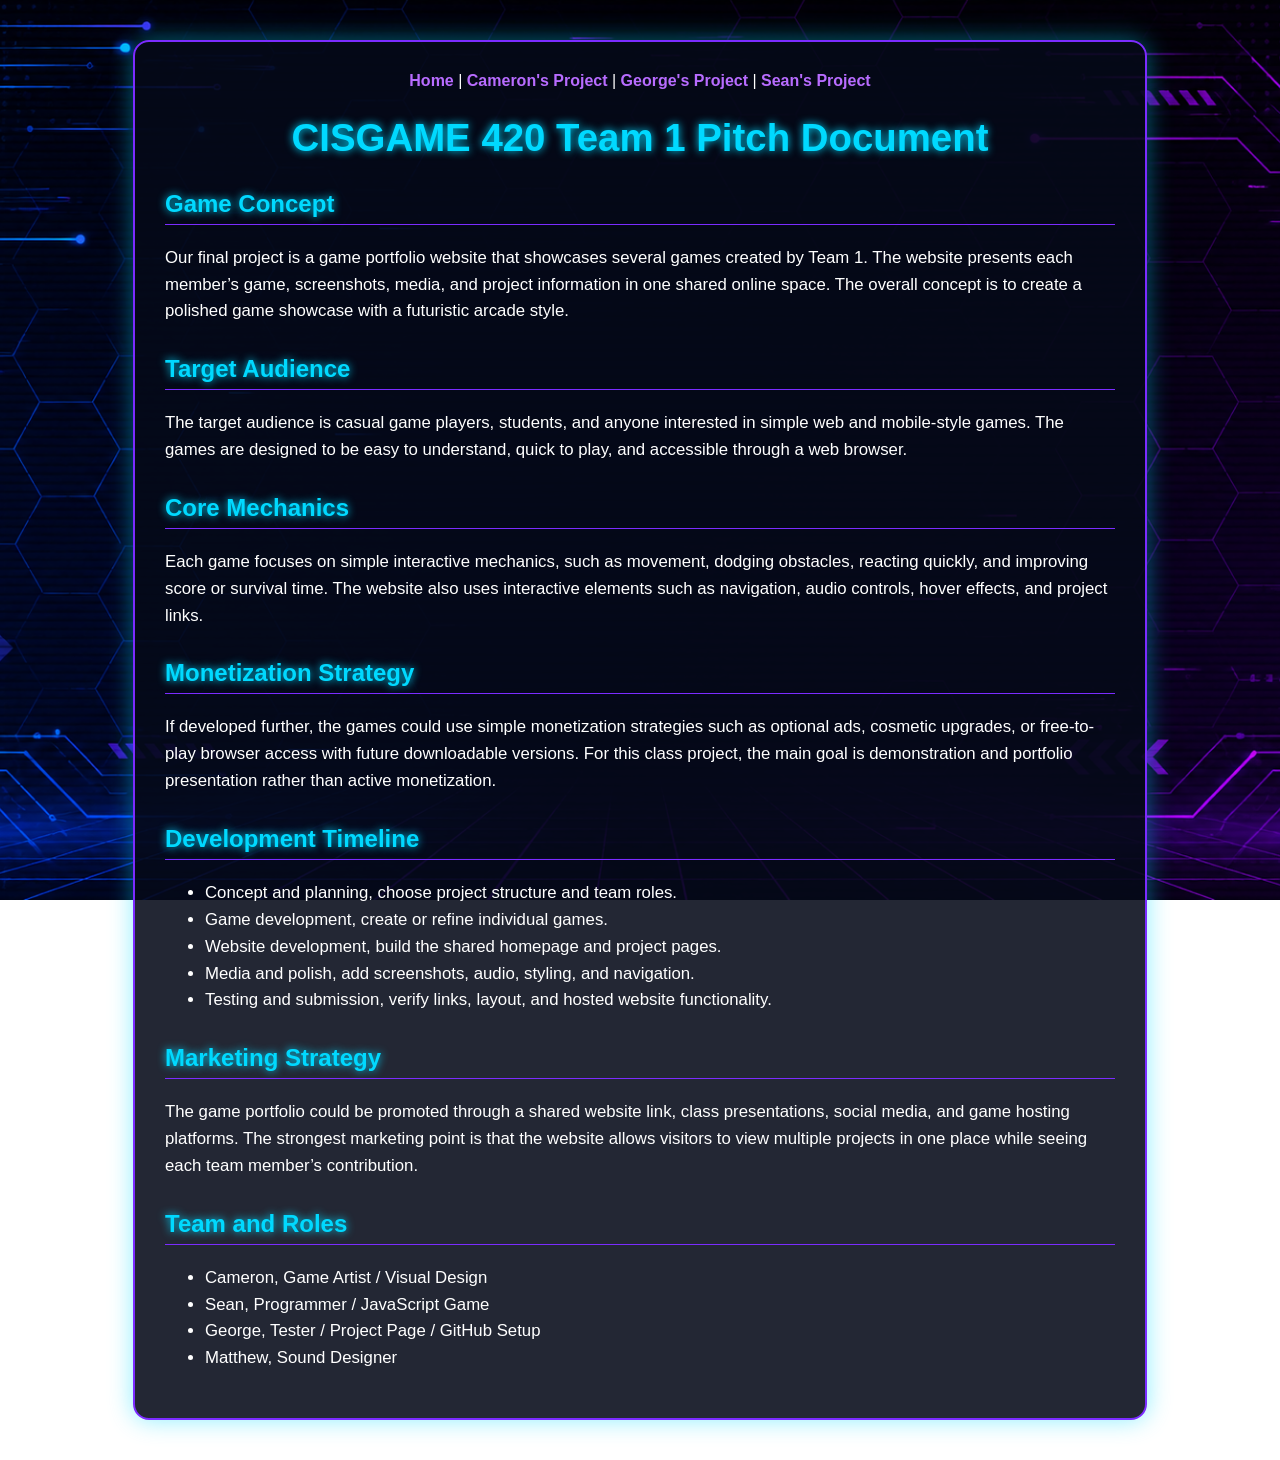
<file: main_page/pitch.html>
<!DOCTYPE html>
<html lang="en">
<head>
    <meta charset="UTF-8">
    <meta name="viewport" content="width=device-width, initial-scale=1.0">
    <title>Pitch Document | CISGAME 420 Team 1</title>
    <link rel="icon" type="image/png" href="images/team-favicon.png">

    <style>
        body {
            margin: 0;
            padding: 0;
            min-height: 100vh;
            background-image: url("images/background-pattern.png");
            background-size: cover;
            background-position: center;
            background-attachment: fixed;
            color: white;
            font-family: Helvetica, Arial, sans-serif;
        }

        .container {
            max-width: 950px;
            margin: 40px auto;
            padding: 30px;
            background: rgba(5, 10, 25, 0.88);
            border: 2px solid #7b2cff;
            border-radius: 16px;
            box-shadow: 0 0 25px rgba(0, 217, 255, 0.45);
        }

        h1, h2 {
            color: #00d9ff;
            text-shadow: 0 0 8px #00d9ff;
        }

        h1 {
            text-align: center;
            font-size: 2.4em;
        }

        h2 {
            margin-top: 30px;
            border-bottom: 1px solid #7b2cff;
            padding-bottom: 6px;
        }

        p, li {
            font-size: 1.05em;
            line-height: 1.6;
        }

        a {
            color: #b86cff;
            font-weight: bold;
            text-decoration: none;
        }

        a:hover {
            color: #00d9ff;
            text-shadow: 0 0 10px #00d9ff;
        }

        .nav {
            text-align: center;
            margin-bottom: 25px;
        }
    </style>
</head>

<body>
    <div class="container">
        <div class="nav">
            <a href="index.html">Home</a> |
            <a href="../cameron/index.html">Cameron's Project</a> |
            <a href="../george's_folder/index.html">George's Project</a> |
            <a href="../sean's_folder/sv_cisgame_sean_page.html">Sean's Project</a>
        </div>

        <h1>CISGAME 420 Team 1 Pitch Document</h1>

        <h2>Game Concept</h2>
        <p>
            Our final project is a game portfolio website that showcases several games created by Team 1.
            The website presents each member’s game, screenshots, media, and project information in one shared
            online space. The overall concept is to create a polished game showcase with a futuristic arcade style.
        </p>

        <h2>Target Audience</h2>
        <p>
            The target audience is casual game players, students, and anyone interested in simple web and mobile-style
            games. The games are designed to be easy to understand, quick to play, and accessible through a web browser.
        </p>

        <h2>Core Mechanics</h2>
        <p>
            Each game focuses on simple interactive mechanics, such as movement, dodging obstacles, reacting quickly,
            and improving score or survival time. The website also uses interactive elements such as navigation,
            audio controls, hover effects, and project links.
        </p>

        <h2>Monetization Strategy</h2>
        <p>
            If developed further, the games could use simple monetization strategies such as optional ads,
            cosmetic upgrades, or free-to-play browser access with future downloadable versions. For this class project,
            the main goal is demonstration and portfolio presentation rather than active monetization.
        </p>

        <h2>Development Timeline</h2>
        <ul>
            <li>Concept and planning, choose project structure and team roles.</li>
            <li>Game development, create or refine individual games.</li>
            <li>Website development, build the shared homepage and project pages.</li>
            <li>Media and polish, add screenshots, audio, styling, and navigation.</li>
            <li>Testing and submission, verify links, layout, and hosted website functionality.</li>
        </ul>

        <h2>Marketing Strategy</h2>
        <p>
            The game portfolio could be promoted through a shared website link, class presentations, social media,
            and game hosting platforms. The strongest marketing point is that the website allows visitors to view
            multiple projects in one place while seeing each team member’s contribution.
        </p>

        <h2>Team and Roles</h2>
        <ul>
            <li>Cameron, Game Artist / Visual Design</li>
            <li>Sean, Programmer / JavaScript Game</li>
            <li>George, Tester / Project Page / GitHub Setup</li>
            <li>Matthew, Sound Designer</li>
        </ul>
    </div>
</body>
</html>
</file>
<file: george's folder/styles.css>
/* styles.css */

body {
    font-family: Georgia, serif;
    background-color: #dbd8a7;
    margin: 0;
    padding: 0;
}

header {
    background-image: url('background.jpg');
    background-size: cover;
    background-position: center;
    background-repeat: no-repeat;
    color: #ca7558;
    text-align: center;
    padding: 50px 0;
}

header h1 {
    margin: 0;
}

section {
    padding: 15px;
    margin: 50px;
    background-color: #854326;
    border-radius: 50px;
    box-shadow: 0 2px 25px rgba(0, 0, 0, 1);
    color: #fba004;
}

footer {
    text-align: center;
    padding: 10px;
    background-color: #a83104;
    color: #fbe423;
}

img {
    max-width: 49%;
    height: auto;
    border-radius: 10px;
}

video {
    width: 49%;
    display: block;
    margin: 0px auto;
    border-radius: 10px;
}

a:link, a:visited {
  background-color: #b6a324;
  color: white;
  padding: 15px 25px;
  text-align: center;
  text-decoration: none;
  display: inline-block;
}

a:hover, a:active {
  background-color: #dec362;
}

a[href*="scratch.mit.edu"] {
  display: block;
  width: fit-content;
  margin: 10px auto;
  border-radius: 50px;
}
</file>
<file: george's_folder/styles.css>
/* styles.css */

body {
    font-family: Georgia, serif;
    background-color: #dbd8a7;
    margin: 0;
    padding: 0;
}

header {
    background-image: url('background.jpg');
    background-size: cover;
    background-position: center;
    background-repeat: no-repeat;
    color: #ca7558;
    text-align: center;
    padding: 50px 0;
}

header h1 {
    margin: 0;
}

section {
    padding: 15px;
    margin: 50px;
    background-color: #854326;
    border-radius: 50px;
    box-shadow: 0 2px 25px rgba(0, 0, 0, 1);
    color: #fba004;
}

footer {
    text-align: center;
    padding: 10px;
    background-color: #a83104;
    color: #fbe423;
}

img {
    max-width: 49%;
    height: auto;
    border-radius: 10px;
}

video {
    width: 49%;
    display: block;
    margin: 0px auto;
    border-radius: 10px;
}

a:link, a:visited {
  background-color: #b6a324;
  color: white;
  padding: 15px 25px;
  text-align: center;
  text-decoration: none;
  display: inline-block;
}

a:hover, a:active {
  background-color: #dec362;
}

a[href*="scratch.mit.edu"] {
  display: block;
  width: fit-content;
  margin: 10px auto;
  border-radius: 50px;
}
</file>
